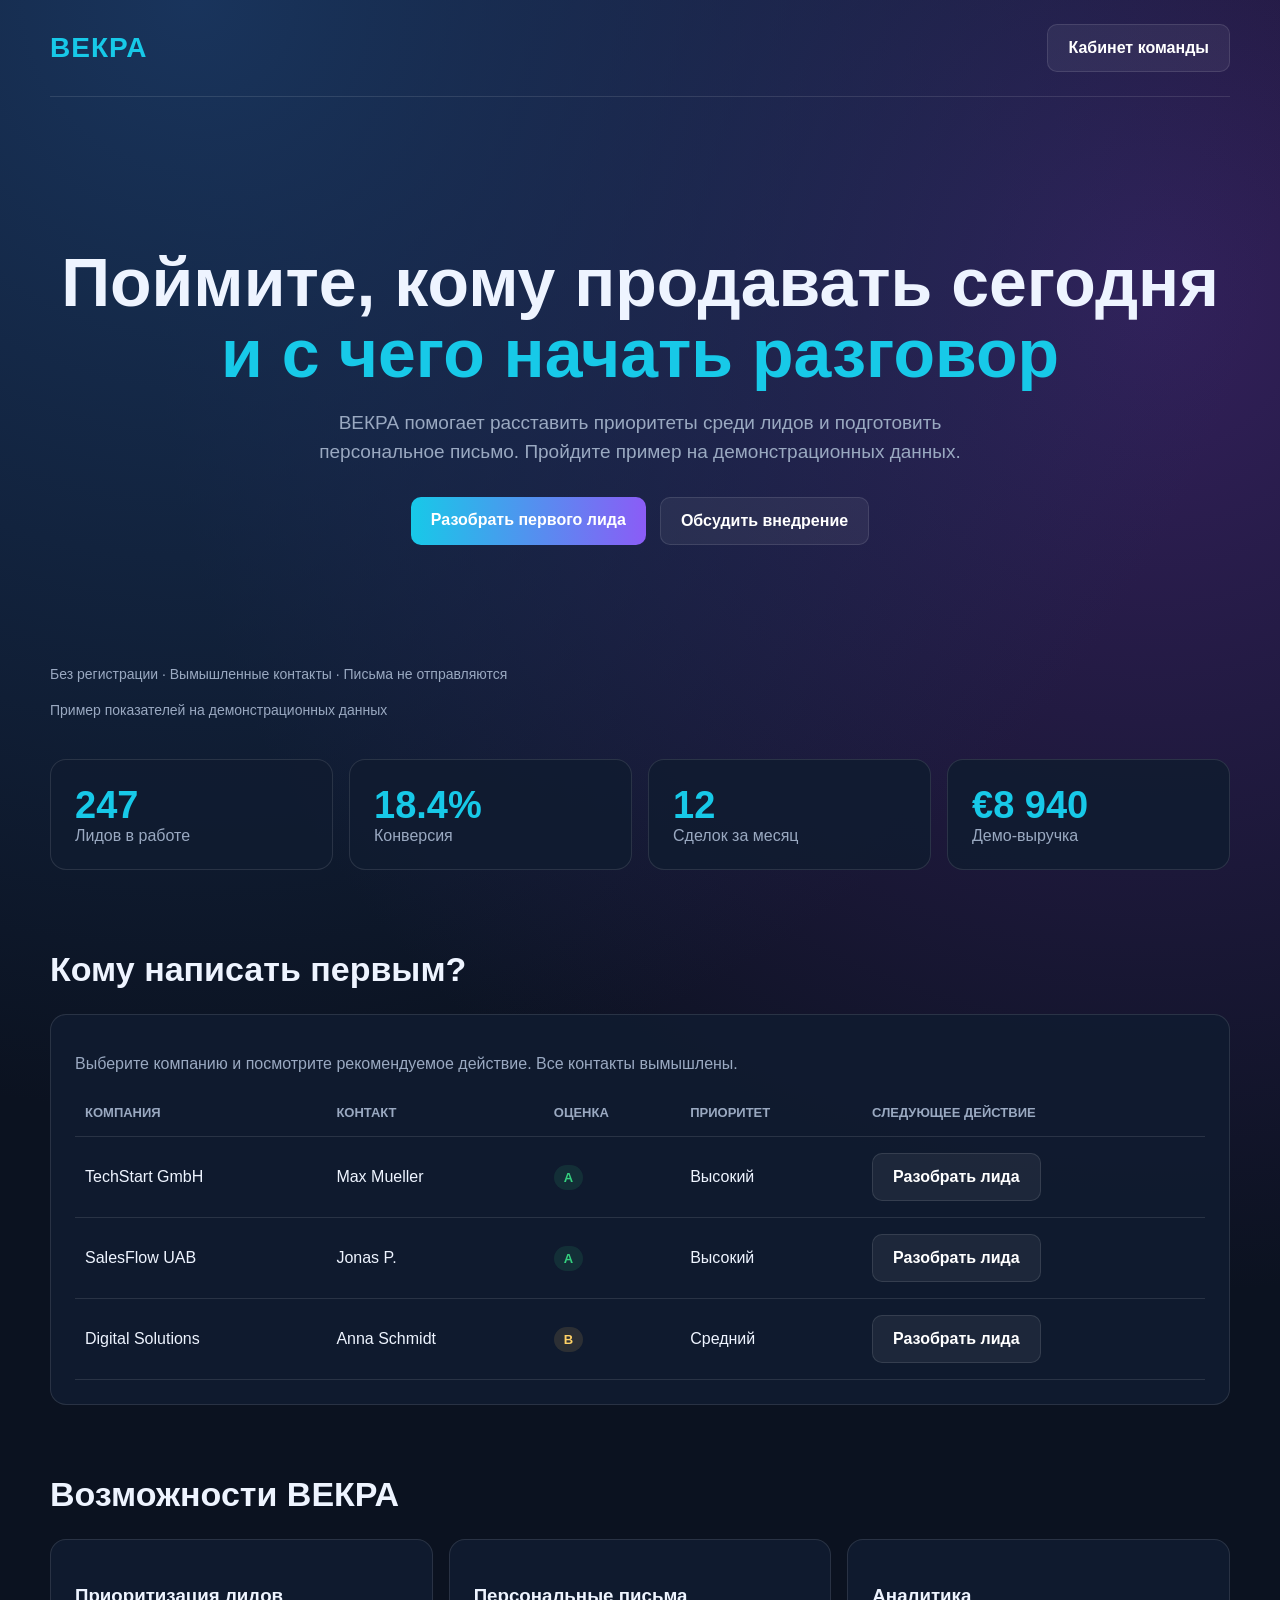
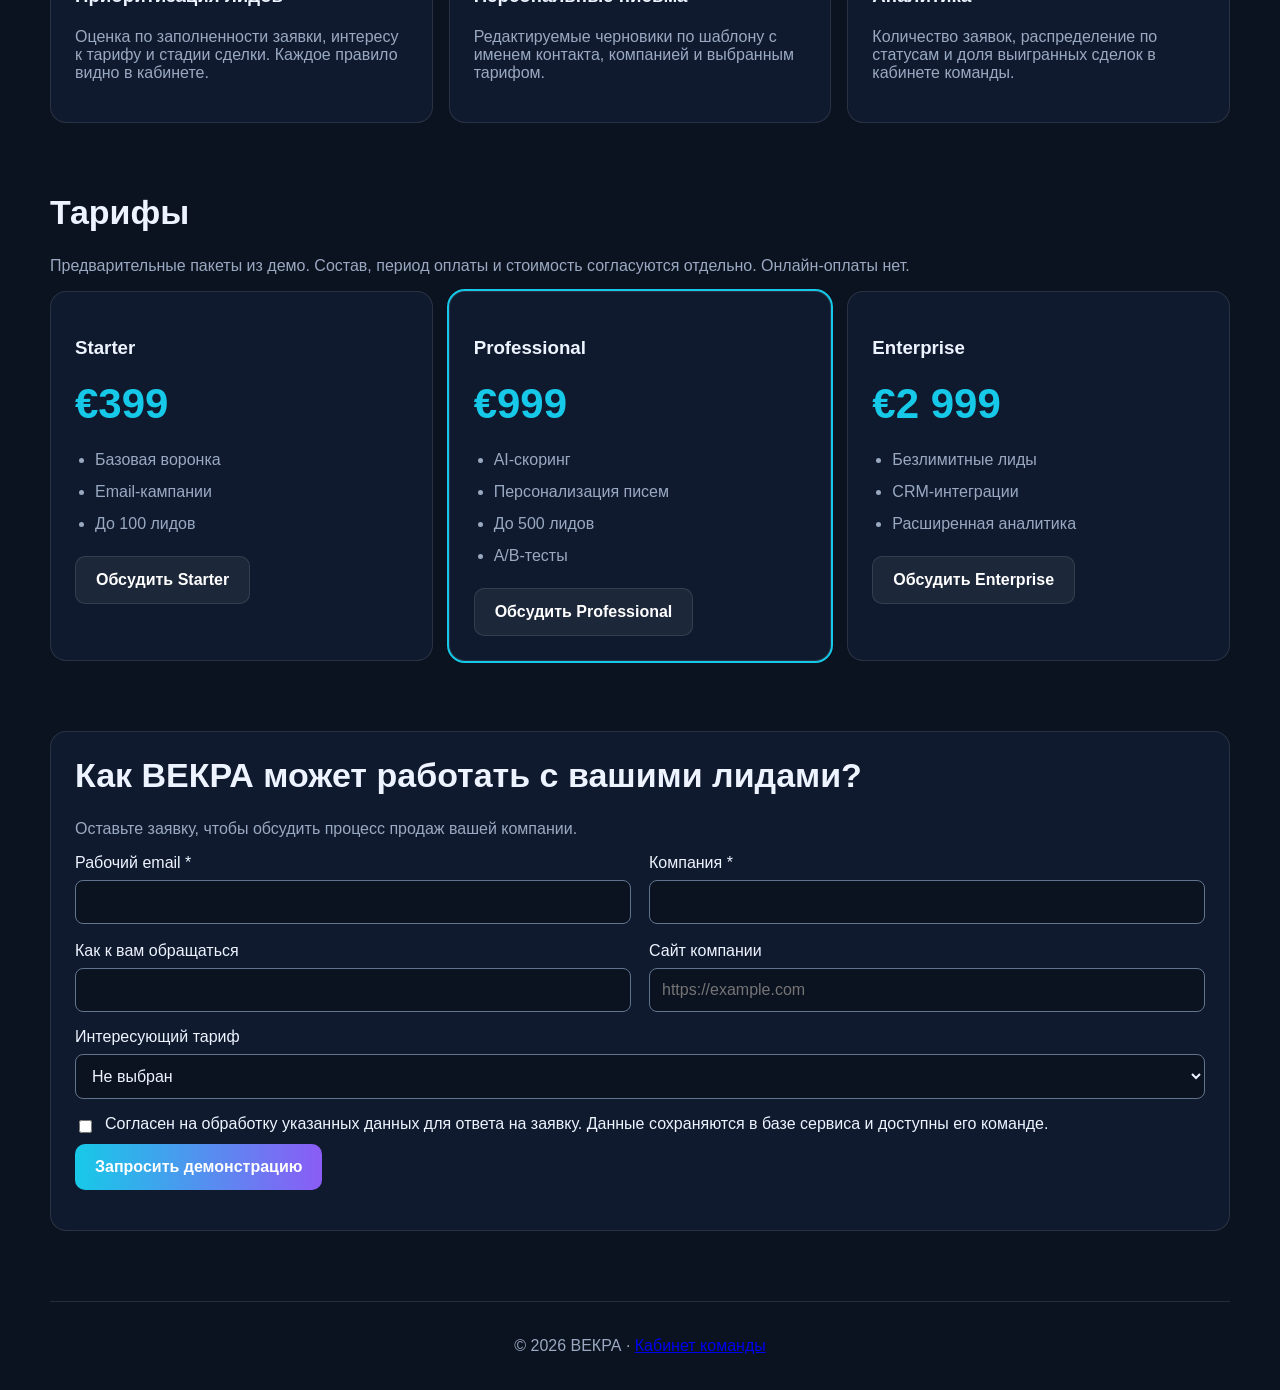
<file: index.html>
<!doctype html>
<html lang="ru">
<head>
  <meta charset="utf-8">
  <meta name="viewport" content="width=device-width, initial-scale=1">
  <title>ВЕКРА — управление лидами и продажами</title>
  <link rel="stylesheet" href="/theme.css">
  <link rel="stylesheet" href="/service.css">
  <script defer src="/app.js"></script>
</head>
<body>
  <div class="wrap">
    <header>
      <div class="logo">ВЕКРА</div>
      <a class="button secondary" href="/admin">Кабинет команды</a>
    </header>

    <main>
      <section class="hero">
        <h1>Поймите, кому продавать сегодня<br><span>и с чего начать разговор</span></h1>
        <p>ВЕКРА помогает расставить приоритеты среди лидов и подготовить персональное письмо. Пройдите пример на демонстрационных данных.</p>
        <div class="buttons">
          <a class="button primary" href="#dashboard">Разобрать первого лида</a>
          <a class="button secondary" href="#request">Обсудить внедрение</a>
        </div>
      </section>

      <p class="muted small">Без регистрации · Вымышленные контакты · Письма не отправляются</p>
      <p class="muted small">Пример показателей на демонстрационных данных</p>
      <section class="stats" aria-label="Демонстрационные показатели">
        <div class="card"><div class="value">247</div><div class="label">Лидов в работе</div></div>
        <div class="card"><div class="value">18.4%</div><div class="label">Конверсия</div></div>
        <div class="card"><div class="value">12</div><div class="label">Сделок за месяц</div></div>
        <div class="card"><div class="value">€8 940</div><div class="label">Демо-выручка</div></div>
      </section>

      <section id="dashboard">
        <h2>Кому написать первым?</h2>
        <div class="card dashboard">
          <p class="muted">Выберите компанию и посмотрите рекомендуемое действие. Все контакты вымышлены.</p>
          <table>
            <thead>
              <tr><th>Компания</th><th>Контакт</th><th>Оценка</th><th>Приоритет</th><th>Следующее действие</th></tr>
            </thead>
            <tbody>
              <tr><td>TechStart GmbH</td><td>Max Mueller</td><td><span class="score a">A</span></td><td>Высокий</td><td><button class="button secondary" data-demo="0" type="button">Разобрать лида</button></td></tr>
              <tr><td>SalesFlow UAB</td><td>Jonas P.</td><td><span class="score a">A</span></td><td>Высокий</td><td><button class="button secondary" data-demo="1" type="button">Разобрать лида</button></td></tr>
              <tr><td>Digital Solutions</td><td>Anna Schmidt</td><td><span class="score b">B</span></td><td>Средний</td><td><button class="button secondary" data-demo="2" type="button">Разобрать лида</button></td></tr>
            </tbody>
          </table>
        </div>
        <div id="demo-panel" class="card panel" hidden>
          <p class="steps">1. Выберите лида → 2. Подготовьте письмо → 3. Обсудите свой сценарий</p>
          <h3 id="demo-title" tabindex="-1"></h3><p id="demo-reason"></p><p id="demo-action"></p>
          <p class="muted small">Демонстрационный сценарий: оценки и тексты подготовлены заранее.</p>
          <button id="generate-demo" class="button primary" type="button">Подготовить письмо</button>
          <div id="demo-draft-wrap" hidden>
            <label for="demo-draft">Черновик — можно отредактировать</label><textarea id="demo-draft"></textarea>
            <div class="buttons"><button id="copy-demo" class="button secondary" type="button">Скопировать письмо</button><a class="button primary" href="#request">Посмотреть на примере моей компании</a></div>
          </div>
          <p id="demo-status" role="status"></p>
        </div>
      </section>

      <section>
        <h2>Возможности ВЕКРА</h2>
        <div class="cards">
          <div class="card"><h3>Приоритизация лидов</h3><p class="muted">Оценка по заполненности заявки, интересу к тарифу и стадии сделки. Каждое правило видно в кабинете.</p></div>
          <div class="card"><h3>Персональные письма</h3><p class="muted">Редактируемые черновики по шаблону с именем контакта, компанией и выбранным тарифом.</p></div>
          <div class="card"><h3>Аналитика</h3><p class="muted">Количество заявок, распределение по статусам и доля выигранных сделок в кабинете команды.</p></div>
        </div>
      </section>

      <section id="pricing">
        <h2>Тарифы</h2><p class="muted">Предварительные пакеты из демо. Состав, период оплаты и стоимость согласуются отдельно. Онлайн-оплаты нет.</p>
        <div class="pricing">
          <div class="card"><h3>Starter</h3><div class="price">€399</div><ul><li>Базовая воронка</li><li>Email-кампании</li><li>До 100 лидов</li></ul><a class="button secondary" data-plan="Starter" href="#request">Обсудить Starter</a></div>
          <div class="card featured"><h3>Professional</h3><div class="price">€999</div><ul><li>AI-скоринг</li><li>Персонализация писем</li><li>До 500 лидов</li><li>A/B-тесты</li></ul><a class="button secondary" data-plan="Professional" href="#request">Обсудить Professional</a></div>
          <div class="card"><h3>Enterprise</h3><div class="price">€2 999</div><ul><li>Безлимитные лиды</li><li>CRM-интеграции</li><li>Расширенная аналитика</li></ul><a class="button secondary" data-plan="Enterprise" href="#request">Обсудить Enterprise</a></div>
        </div>
      </section>
      <section id="request" class="card">
        <h2>Как ВЕКРА может работать с вашими лидами?</h2>
        <p class="muted">Оставьте заявку, чтобы обсудить процесс продаж вашей компании.</p>
        <form id="request-form">
          <div class="form-grid">
            <div><label for="email">Рабочий email *</label><input id="email" name="email" type="email" autocomplete="email" maxlength="254" required></div>
            <div><label for="company">Компания *</label><input id="company" name="company" autocomplete="organization" maxlength="200" required></div>
            <div><label for="contact">Как к вам обращаться</label><input id="contact" name="contact" autocomplete="name" maxlength="200"></div>
            <div><label for="website">Сайт компании</label><input id="website" name="website" type="url" placeholder="https://example.com" maxlength="500"></div>
          </div>
          <label for="plan">Интересующий тариф</label><select id="plan" name="plan"><option>Не выбран</option><option>Starter</option><option>Professional</option><option>Enterprise</option></select>
          <label class="consent"><input id="consent" type="checkbox" required><span>Согласен на обработку указанных данных для ответа на заявку. Данные сохраняются в базе сервиса и доступны его команде.</span></label>
          <button id="send-request" class="button primary" type="submit">Запросить демонстрацию</button>
          <p id="request-status" role="status" aria-live="polite"></p>
        </form>
        <noscript>Для демо и отправки заявки включите JavaScript.</noscript>
      </section>
    </main>

    <footer>© 2026 ВЕКРА · <a href="/admin">Кабинет команды</a></footer>
  </div>
</body>
</html>
</file>
<file: theme.css>
:root {
      --bg: #0b1220;
      --panel: #111c30;
      --text: #eef4ff;
      --muted: #9aa9c1;
      --cyan: #17c9e8;
      --violet: #8b5cf6;
      --green: #35d07f;
      --border: rgba(255,255,255,.11);
    }
    * { box-sizing: border-box; }
    html { scroll-behavior: smooth; }
    body {
      margin: 0;
      font-family: Inter, Arial, sans-serif;
      color: var(--text);
      background: radial-gradient(circle at 15% 0%, #19345c 0, transparent 35%),
                  radial-gradient(circle at 90% 10%, #33205b 0, transparent 34%),
                  var(--bg);
    }
    .wrap { width: min(1180px, calc(100% - 32px)); margin: auto; }
    header {
      display: flex; justify-content: space-between; align-items: center;
      padding: 24px 0; border-bottom: 1px solid var(--border);
    }
    .logo { font-size: 28px; font-weight: 900; letter-spacing: 1px; color: var(--cyan); }
    .badge {
      padding: 8px 13px; border: 1px solid rgba(23,201,232,.35);
      background: rgba(23,201,232,.1); border-radius: 999px; color: var(--cyan);
      font-size: 13px; font-weight: 700;
    }
    .hero { text-align: center; padding: 80px 0 48px; }
    h1 { font-size: clamp(38px, 7vw, 68px); margin: 0 0 18px; line-height: 1.05; }
    h1 span { color: var(--cyan); }
    .hero p { max-width: 650px; margin: auto; color: var(--muted); font-size: 19px; line-height: 1.55; }
    .buttons { display: flex; justify-content: center; gap: 14px; margin-top: 30px; flex-wrap: wrap; }
    .button {
      display: inline-block; padding: 14px 20px; border-radius: 10px; text-decoration: none;
      color: white; font-weight: 800; border: 1px solid var(--border);
    }
    .primary { background: linear-gradient(90deg, var(--cyan), var(--violet)); border: 0; }
    .secondary { background: rgba(255,255,255,.06); }
    .stats, .cards, .pricing { display: grid; gap: 16px; }
    .stats { grid-template-columns: repeat(4, 1fr); margin: 38px 0 80px; }
    .cards { grid-template-columns: repeat(3, 1fr); }
    .pricing { grid-template-columns: repeat(3, 1fr); }
    .card {
      background: rgba(17,28,48,.88); border: 1px solid var(--border);
      border-radius: 16px; padding: 24px;
    }
    .value { font-size: 38px; font-weight: 900; color: var(--cyan); }
    .label, .muted { color: var(--muted); }
    h2 { font-size: 34px; margin: 0 0 25px; }
    section { margin: 70px 0; }
    .dashboard { overflow-x: auto; }
    table { width: 100%; border-collapse: collapse; min-width: 650px; }
    th, td { text-align: left; padding: 16px 10px; border-bottom: 1px solid var(--border); }
    th { color: var(--muted); font-size: 13px; text-transform: uppercase; }
    .score { padding: 5px 10px; border-radius: 999px; font-weight: 800; font-size: 13px; }
    .a { color: var(--green); background: rgba(53,208,127,.12); }
    .b { color: #ffd166; background: rgba(255,209,102,.12); }
    .price { font-size: 42px; color: var(--cyan); font-weight: 900; margin: 14px 0; }
    .featured { outline: 2px solid var(--cyan); }
    ul { padding-left: 20px; color: var(--muted); line-height: 2; }
    footer { padding: 35px 0; text-align: center; color: var(--muted); border-top: 1px solid var(--border); }
    @media (max-width: 780px) {
      .stats, .cards, .pricing { grid-template-columns: 1fr; }
      header { gap: 14px; }
    }
</file>
<file: service.css>
button,input,select,textarea{font:inherit}button{cursor:pointer}.button{cursor:pointer;text-align:center}button:disabled{opacity:.55;cursor:wait}a:focus-visible,button:focus-visible,input:focus-visible,textarea:focus-visible,select:focus-visible{outline:3px solid #ffd166;outline-offset:4px}label{display:block;margin:16px 0 8px}input,textarea,select{display:block;width:100%;padding:12px;background:#0b1220;color:#eef4ff;border:1px solid #61748e;border-radius:8px}textarea{min-height:160px;resize:vertical}.form-grid{display:grid;grid-template-columns:1fr 1fr;gap:18px}.form-grid label{margin-top:0}.notice{padding:16px;border:1px solid var(--border);border-radius:10px;margin:16px 0;line-height:1.6}.error{color:#ffb5b5}.success{color:#8dedba}.steps{color:var(--cyan);font-weight:700}.small{font-size:14px;line-height:1.6}.consent{display:flex;gap:10px;align-items:flex-start}.consent input{width:auto;margin-top:5px}.toolbar{display:flex;gap:12px;flex-wrap:wrap;align-items:center}.toolbar input,.toolbar select{width:auto;flex:1}.button-link{background:none;border:0;color:var(--cyan);text-decoration:underline;padding:8px}.panel{margin-top:22px}h3{line-height:1.4}.admin-layout{display:grid;grid-template-columns:1fr 1fr;gap:24px}.lead-list{max-height:650px;overflow:auto}.lead-choice{display:block;width:100%;text-align:left;padding:18px;margin-bottom:10px;background:var(--panel);color:var(--text);border:1px solid var(--border);border-radius:10px}.lead-choice[aria-pressed=true]{border-color:var(--cyan)}[hidden]{display:none!important}.row{display:flex;justify-content:space-between;gap:12px;align-items:center}.dashboard button{white-space:nowrap}#demo-panel{scroll-margin-top:20px}@media(max-width:780px){.form-grid,.admin-layout{grid-template-columns:1fr}.toolbar input,.toolbar select{width:100%}.hero{padding-top:44px}.row{flex-wrap:wrap}}@media(prefers-reduced-motion:reduce){html{scroll-behavior:auto}}
</file>
